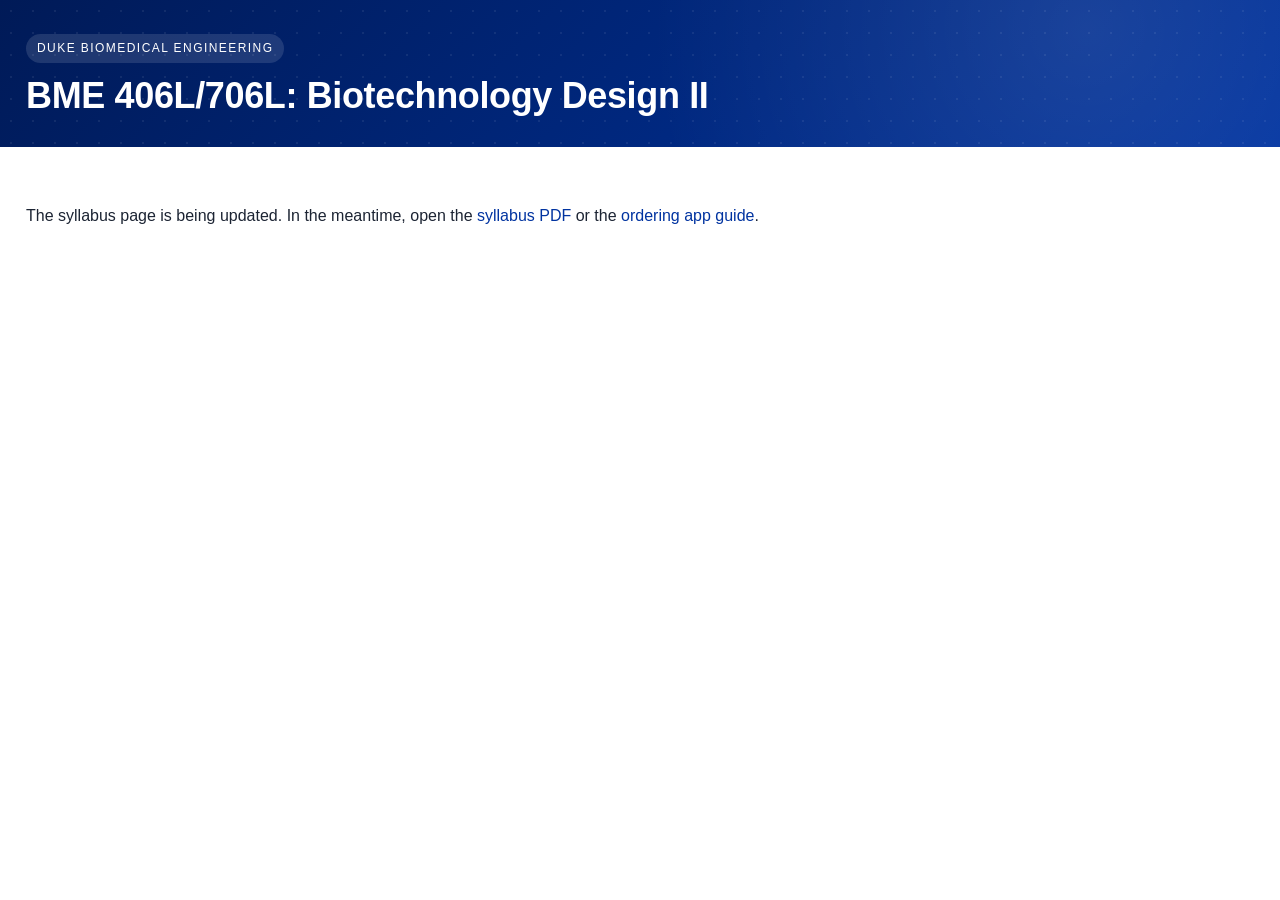
<file: index.html>
<!DOCTYPE html>
<html lang="en">
<head>
<meta charset="utf-8">
<meta name="viewport" content="width=device-width, initial-scale=1">
<title>BME 406 Syllabus</title>
<meta http-equiv="refresh" content="0; url=/syllabus/">
<link rel="canonical" href="/syllabus/">
<script>location.replace("/syllabus/" + location.hash);</script>
</head>
<body style="font-family: Arial, Helvetica, sans-serif; padding: 24px;">
<p>Going to the <a href="/syllabus/">BME 406 syllabus</a>. Looking for the <a href="/ordering/">ordering app guide</a>?</p>
</body>
</html>
</file>
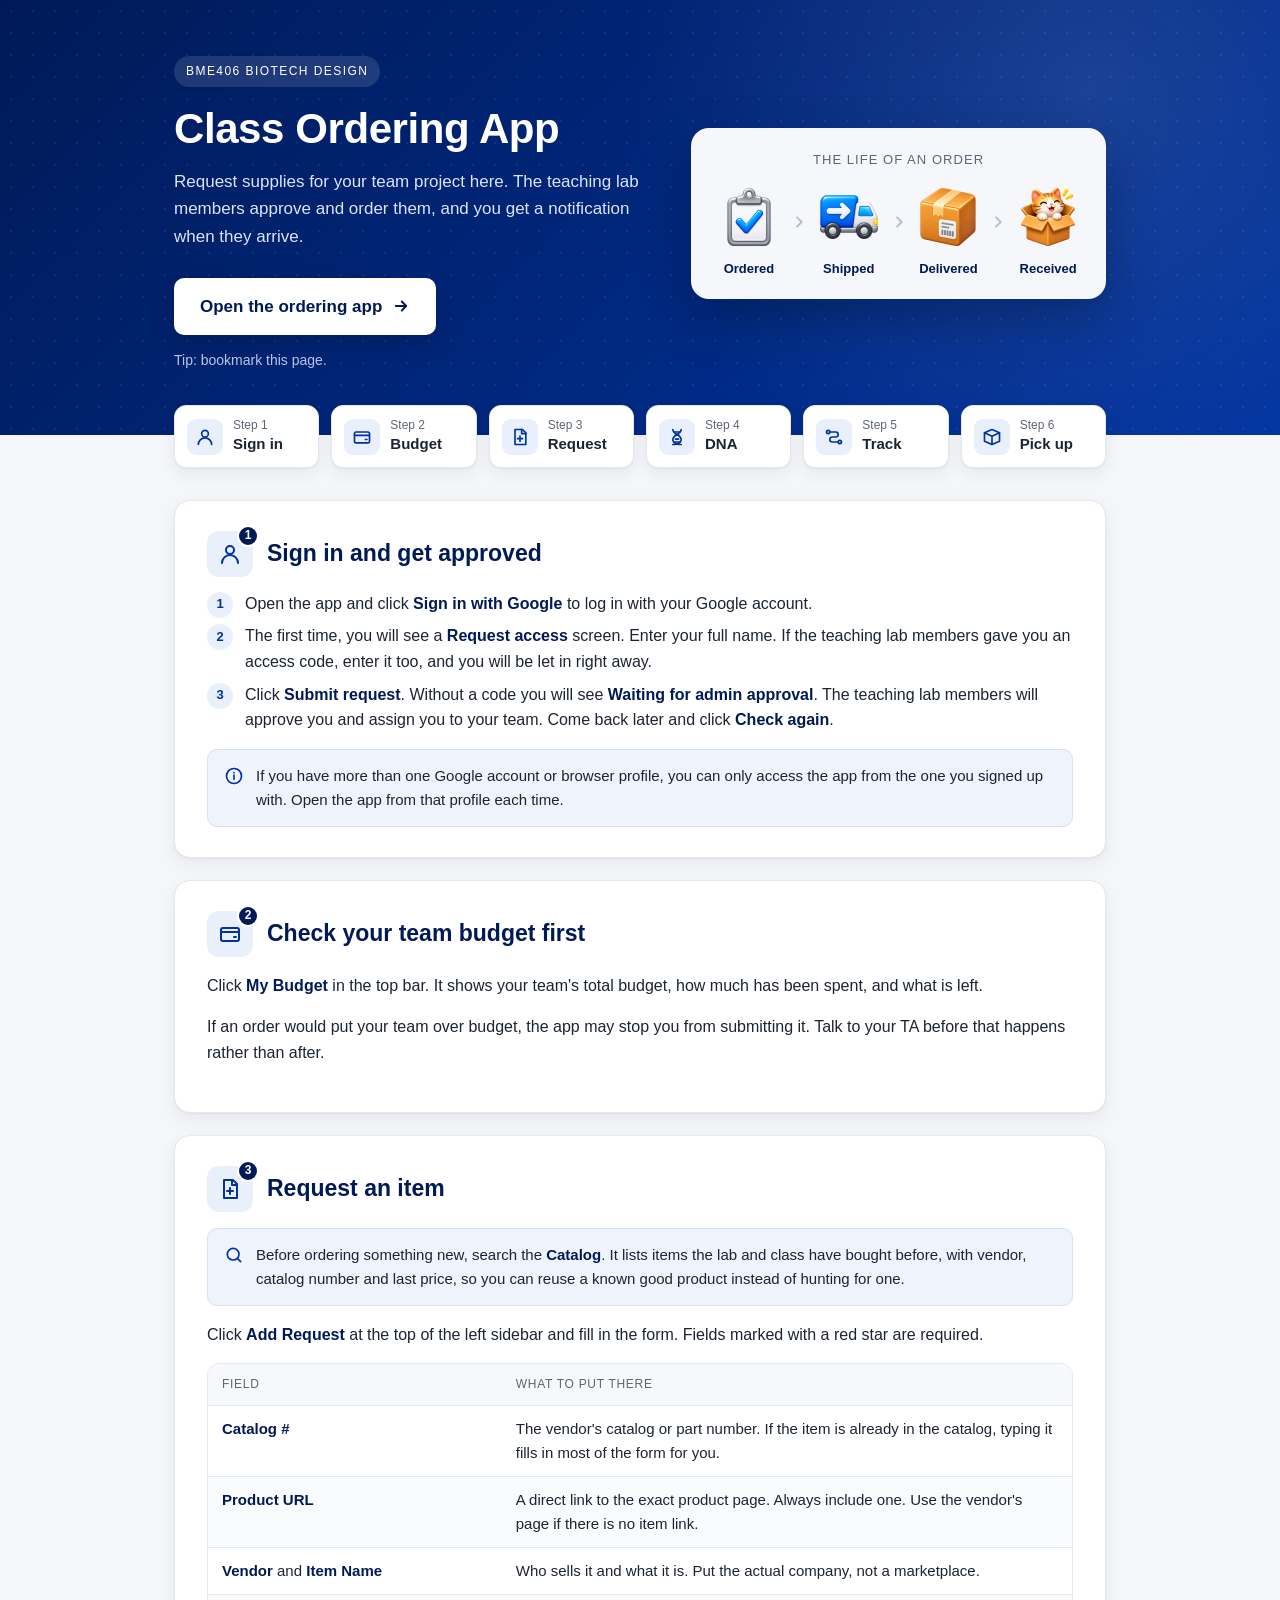
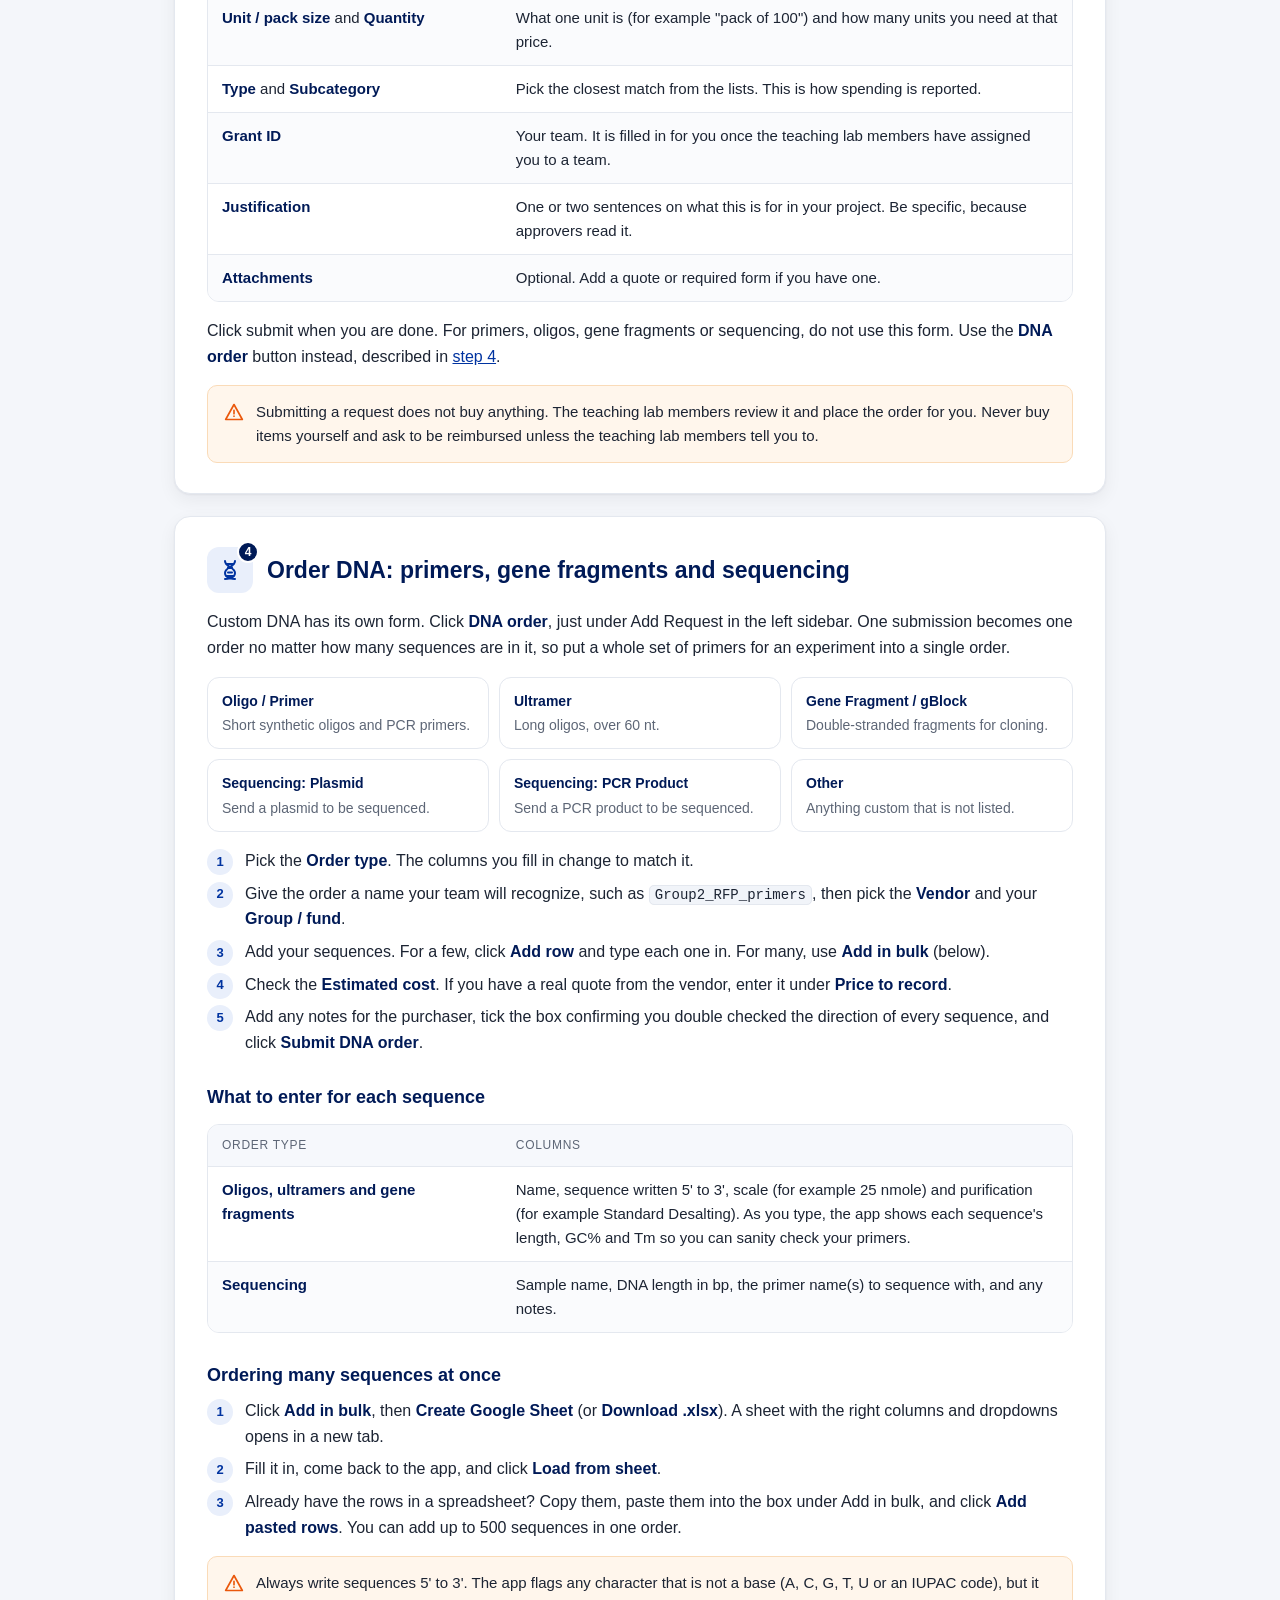
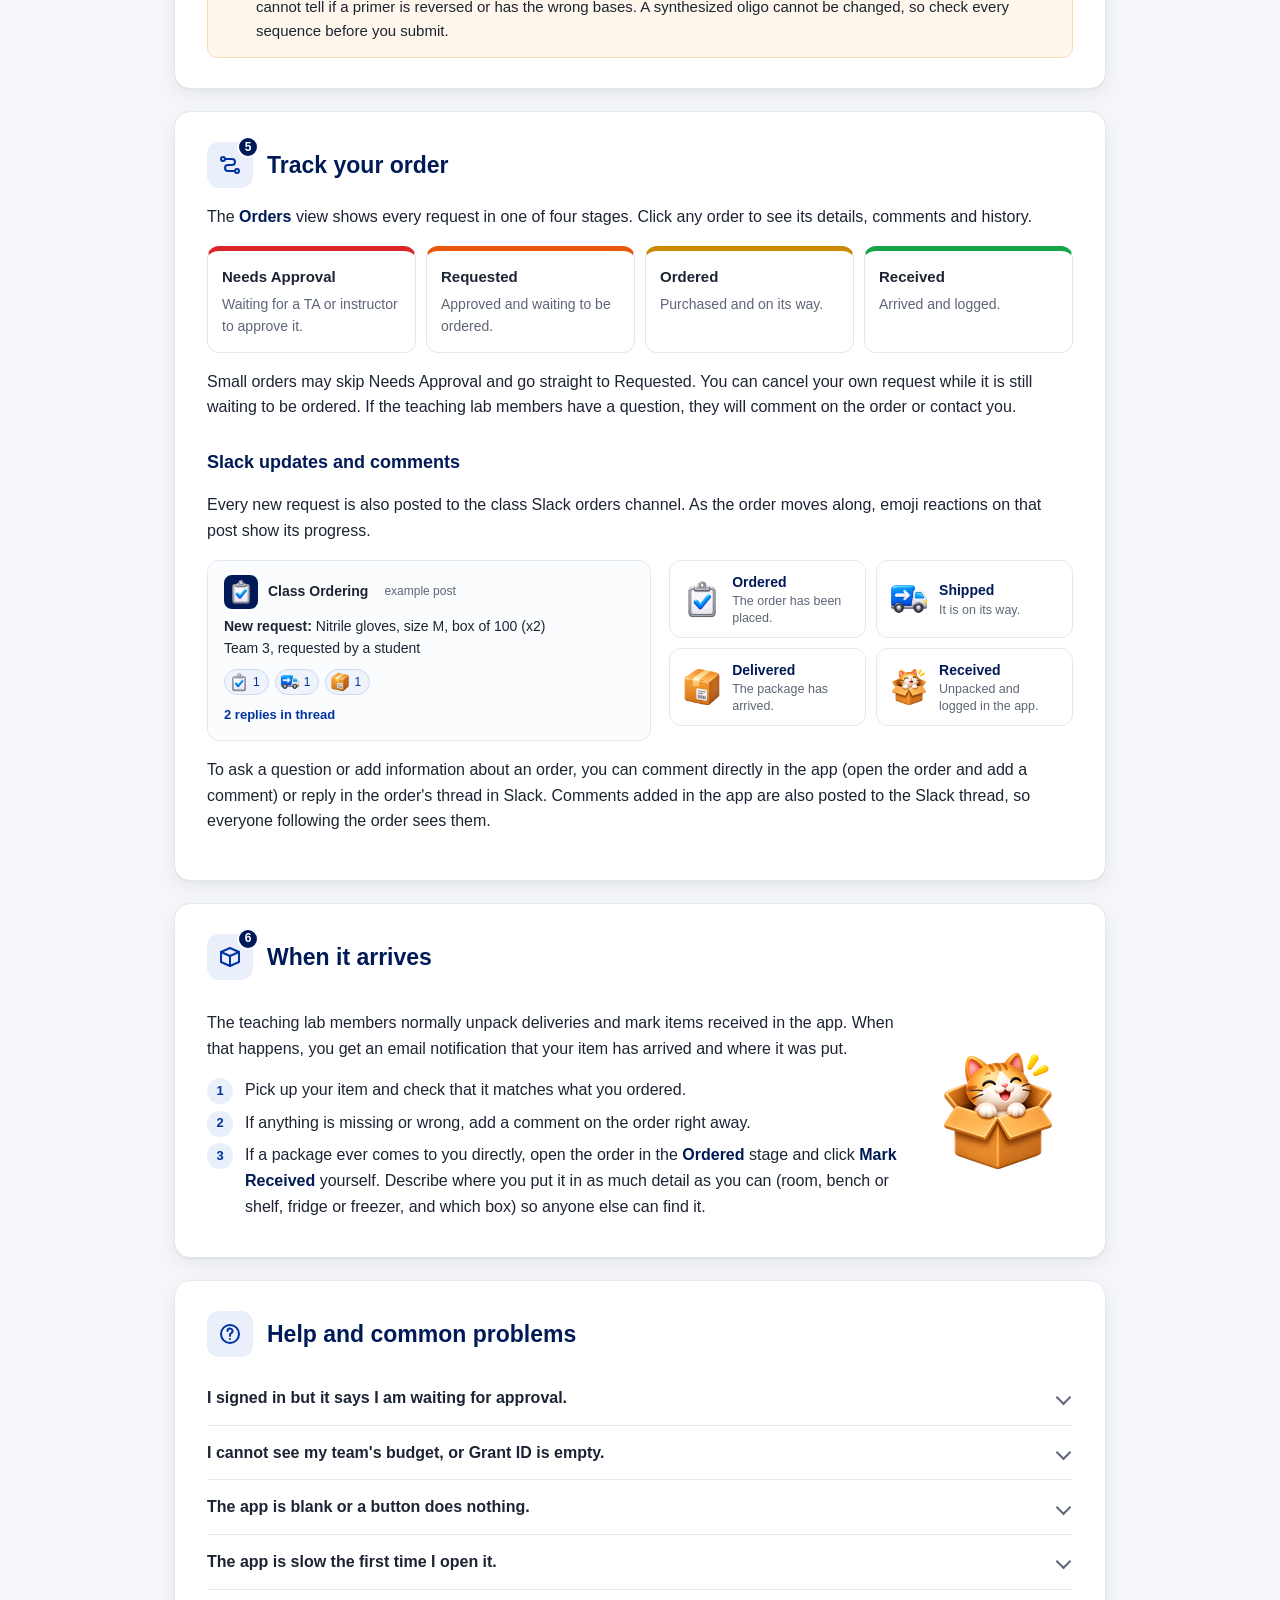
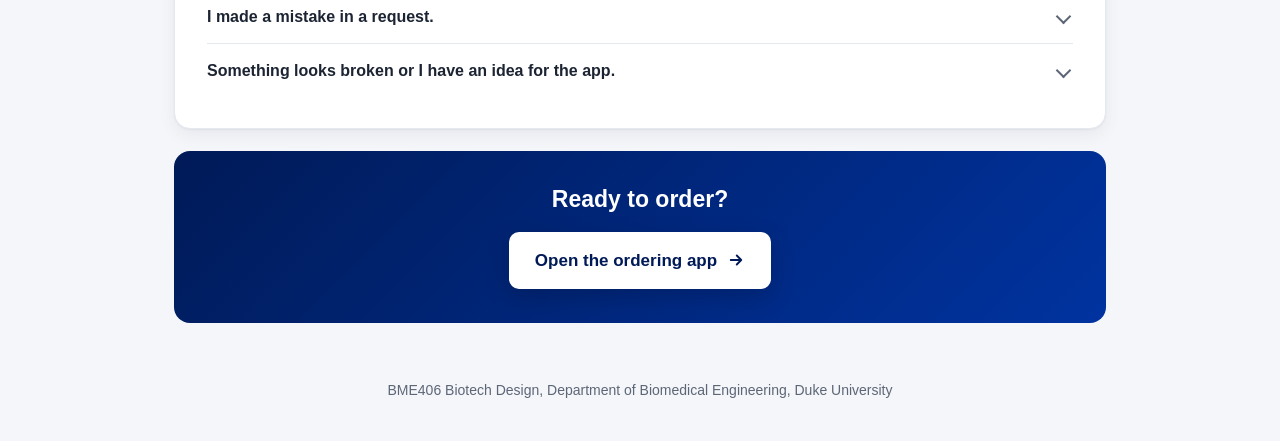
<file: ordering/index.html>
<!doctype html>
<html lang="en">
<head>
<meta charset="utf-8">
<meta name="viewport" content="width=device-width, initial-scale=1">
<title>BME406 Ordering App</title>
<meta name="description" content="How BME406 students request, track and receive orders in the class ordering app.">
<link rel="icon" href="/favicon.ico">
<style>
  :root {
    --navy: #001A57;
    --royal: #0033A0;
    --sky: #e9effb;
    --ink: #1c2433;
    --muted: #5d6676;
    --line: #e4e8ef;
    --bg: #f4f6fa;
    --card: #ffffff;
    --orange: #f59e2b;
    --red: #dc2626;
    --amber: #ea580c;
    --gold: #ca8a04;
    --green: #16a34a;
    --shadow: 0 1px 2px rgba(16, 24, 40, .05), 0 6px 18px rgba(16, 24, 40, .06);
  }
  * { box-sizing: border-box; }
  html { scroll-behavior: smooth; }
  body { margin: 0; font-family: Arial, Helvetica, sans-serif; color: var(--ink); background: var(--bg); line-height: 1.6; font-size: 16px; -webkit-font-smoothing: antialiased; }
  a { color: var(--royal); }
  img { display: block; }
  .wrap { max-width: 980px; margin: 0 auto; padding: 0 24px; }
  .ui { font-weight: bold; color: var(--navy); }

  /* Hero */
  header.hero {
    color: #fff;
    background:
      radial-gradient(circle at 85% 20%, rgba(255,255,255,.10) 0, rgba(255,255,255,0) 40%),
      radial-gradient(rgba(255,255,255,.07) 1px, transparent 1px) 0 0 / 22px 22px,
      linear-gradient(135deg, #001A57 0%, #0033A0 100%);
    padding: 56px 0 64px;
  }
  .hero-grid { display: grid; grid-template-columns: 1.15fr 1fr; gap: 40px; align-items: center; }
  .eyebrow { display: inline-block; font-size: 12px; letter-spacing: .12em; text-transform: uppercase; background: rgba(255,255,255,.12); padding: 6px 12px; border-radius: 999px; margin: 0 0 18px; }
  h1 { font-size: 42px; line-height: 1.12; margin: 0 0 16px; letter-spacing: -.01em; }
  .hero p.lead { margin: 0 0 28px; color: #dbe4f6; font-size: 17px; max-width: 520px; }
  .btn { display: inline-flex; align-items: center; gap: 10px; background: #fff; color: var(--navy); font-weight: bold; text-decoration: none; padding: 15px 26px; border-radius: 10px; font-size: 17px; box-shadow: 0 8px 24px rgba(0,0,0,.18); transition: transform .15s ease, box-shadow .15s ease; }
  .btn:hover { transform: translateY(-2px); box-shadow: 0 12px 28px rgba(0,0,0,.22); }
  .btn svg { width: 18px; height: 18px; }
  .btn-note { display: block; margin-top: 14px; font-size: 14px; color: #b8c6e6; }

  .journey { background: rgba(255,255,255,.96); color: var(--ink); border-radius: 18px; padding: 22px 20px 18px; box-shadow: 0 20px 50px rgba(0,0,0,.25); }
  .journey-title { font-size: 13px; color: var(--muted); text-transform: uppercase; letter-spacing: .08em; margin: 0 0 14px; text-align: center; }
  .journey-row { display: flex; align-items: center; justify-content: space-between; gap: 4px; }
  .jstep { flex: 1; text-align: center; }
  .jstep img { width: 64px; height: 64px; margin: 0 auto 6px; }
  .jstep span { font-size: 13px; font-weight: bold; color: var(--navy); }
  .jarrow { color: #b4bfd3; flex: none; width: 16px; height: 16px; margin-bottom: 22px; }
  .jstep.cat img { animation: hop 2.4s ease-in-out infinite; }
  @keyframes hop { 0%, 70%, 100% { transform: translateY(0); } 80% { transform: translateY(-7px); } 90% { transform: translateY(0); } }
  @media (prefers-reduced-motion: reduce) { .jstep.cat img { animation: none; } .btn { transition: none; } }

  /* Step overview */
  .overview { margin-top: -30px; position: relative; z-index: 2; }
  .steps { display: grid; grid-template-columns: repeat(6, 1fr); gap: 12px; }
  .step-card { display: flex; align-items: center; gap: 10px; background: var(--card); border: 1px solid var(--line); border-radius: 12px; padding: 12px; text-decoration: none; color: var(--ink); box-shadow: var(--shadow); transition: transform .15s ease, border-color .15s ease; }
  .step-card:hover { transform: translateY(-2px); border-color: #c7d3ea; }
  .step-card .ico { flex: none; width: 36px; height: 36px; border-radius: 9px; background: var(--sky); color: var(--royal); display: flex; align-items: center; justify-content: center; }
  .step-card .ico svg { width: 20px; height: 20px; }
  .step-card span { min-width: 0; line-height: 1.3; white-space: nowrap; }
  .step-card small { display: block; font-size: 12px; color: var(--muted); }
  .step-card b { font-size: 15px; }

  /* Sections */
  main.wrap { padding-top: 32px; padding-bottom: 56px; }
  section { background: var(--card); border: 1px solid var(--line); border-radius: 16px; padding: 30px 32px; margin-bottom: 22px; scroll-margin-top: 24px; box-shadow: var(--shadow); }
  .sec-head { display: flex; align-items: center; gap: 14px; margin-bottom: 14px; }
  .sec-head .ico { flex: none; width: 46px; height: 46px; border-radius: 12px; background: var(--sky); color: var(--royal); display: flex; align-items: center; justify-content: center; position: relative; }
  .sec-head .ico svg { width: 24px; height: 24px; }
  .sec-head .ico i { position: absolute; top: -6px; right: -6px; width: 22px; height: 22px; border-radius: 50%; background: var(--navy); color: #fff; font-style: normal; font-size: 12px; font-weight: bold; display: flex; align-items: center; justify-content: center; border: 2px solid #fff; }
  h2 { font-size: 23px; margin: 0; color: var(--navy); line-height: 1.25; }
  h3 { font-size: 18px; margin: 28px 0 8px; color: var(--navy); }
  ol, ul { padding-left: 22px; margin: 8px 0; }
  li { margin: 7px 0; }
  ol.nice { list-style: none; padding: 0; counter-reset: n; }
  ol.nice li { counter-increment: n; position: relative; padding-left: 38px; }
  ol.nice li::before { content: counter(n); position: absolute; left: 0; top: 1px; width: 26px; height: 26px; border-radius: 50%; background: var(--sky); color: var(--royal); font-weight: bold; font-size: 13px; display: flex; align-items: center; justify-content: center; }
  .tip, .warn { display: flex; gap: 12px; align-items: flex-start; padding: 14px 16px; border-radius: 10px; margin: 16px 0 0; font-size: 15px; }
  .tip { background: #eef3fc; border: 1px solid #d6e1f5; }
  .warn { background: #fff6ec; border: 1px solid #fadbb8; }
  .tip svg, .warn svg { flex: none; width: 20px; height: 20px; margin-top: 2px; }
  .tip svg { color: var(--royal); } .warn svg { color: var(--amber); }
  .split { display: grid; grid-template-columns: 1fr 150px; gap: 24px; align-items: center; }
  .split img { width: 128px; height: 128px; justify-self: center; }

  table { width: 100%; border-collapse: separate; border-spacing: 0; margin-top: 12px; font-size: 15px; border: 1px solid var(--line); border-radius: 12px; overflow: hidden; }
  th, td { text-align: left; padding: 11px 14px; border-bottom: 1px solid var(--line); vertical-align: top; }
  tr:last-child td { border-bottom: 0; }
  tbody tr:nth-child(even) td { background: #fafbfd; }
  th { background: #f6f8fc; color: var(--muted); font-weight: normal; font-size: 12px; text-transform: uppercase; letter-spacing: .06em; }
  td:first-child { width: 34%; }

  .pipe { display: grid; grid-template-columns: repeat(4, 1fr); gap: 10px; margin: 16px 0 8px; }
  .stage { border-radius: 12px; padding: 14px; background: #fff; border: 1px solid var(--line); border-top: 5px solid; font-size: 14px; color: var(--muted); }
  .stage b { display: block; font-size: 15px; margin-bottom: 4px; color: var(--ink); }
  .s1 { border-top-color: var(--red); } .s2 { border-top-color: var(--amber); } .s3 { border-top-color: var(--gold); } .s4 { border-top-color: var(--green); }

  .slack-demo { display: grid; grid-template-columns: 1.1fr 1fr; gap: 18px; margin-top: 14px; align-items: start; }
  .msg { border: 1px solid var(--line); border-radius: 12px; padding: 14px 16px; background: #fbfcfe; font-size: 14px; }
  .msg-top { display: flex; align-items: center; gap: 10px; margin-bottom: 6px; }
  .msg-top .av { width: 34px; height: 34px; border-radius: 8px; background: var(--navy); display: flex; align-items: center; justify-content: center; }
  .msg-top .av img { width: 26px; height: 26px; }
  .msg-top b { font-size: 14px; } .msg-top small { color: var(--muted); font-size: 12px; margin-left: 6px; }
  .msg p { margin: 0 0 10px; }
  .rx { display: flex; gap: 6px; flex-wrap: wrap; }
  .rx span { display: inline-flex; align-items: center; gap: 4px; border: 1px solid #cfdaf0; background: #eef3fc; border-radius: 999px; padding: 2px 8px 2px 4px; font-size: 12px; color: var(--royal); }
  .rx img { width: 20px; height: 20px; }
  .msg .thread { margin-top: 10px; font-size: 13px; color: var(--royal); font-weight: bold; }
  .legend { display: grid; grid-template-columns: 1fr 1fr; gap: 10px; }
  .legend div { display: flex; align-items: center; gap: 10px; border: 1px solid var(--line); border-radius: 12px; padding: 10px 12px; font-size: 14px; }
  .legend img { width: 40px; height: 40px; flex: none; }
  .legend b { display: block; color: var(--navy); font-size: 14px; }
  .legend small { color: var(--muted); font-size: 12.5px; line-height: 1.35; display: block; }

  .types { display: grid; grid-template-columns: repeat(3, 1fr); gap: 10px; margin: 14px 0 16px; }
  .types div { border: 1px solid var(--line); border-radius: 12px; padding: 12px 14px; font-size: 14px; color: var(--muted); }
  .types b { display: block; color: var(--navy); font-size: 14px; margin-bottom: 2px; }
  code { font-family: "Courier New", monospace; background: #f1f4f9; border: 1px solid var(--line); border-radius: 5px; padding: 1px 5px; font-size: 14px; }
  details { border-top: 1px solid var(--line); }
  details:first-of-type { border-top: 0; }
  summary { cursor: pointer; font-weight: bold; list-style: none; padding: 14px 0; display: flex; justify-content: space-between; gap: 16px; align-items: center; }
  summary::-webkit-details-marker { display: none; }
  summary::after { content: ""; flex: none; width: 9px; height: 9px; border-right: 2px solid var(--muted); border-bottom: 2px solid var(--muted); transform: rotate(45deg); margin-right: 4px; transition: transform .15s ease; }
  details[open] summary::after { transform: rotate(-135deg); }
  details p { margin: 0 0 14px; color: #3b4352; }

  .cta { text-align: center; background: linear-gradient(135deg, #001A57, #0033A0); color: #fff; border-radius: 16px; padding: 34px 24px; margin-top: 8px; }
  .cta h2 { color: #fff; margin-bottom: 18px; }
  footer { text-align: center; color: var(--muted); font-size: 14px; padding: 0 0 40px; }

  @media (max-width: 860px) {
    .hero-grid { grid-template-columns: 1fr; gap: 32px; }
    .steps { grid-template-columns: repeat(3, 1fr); }
    .slack-demo { grid-template-columns: 1fr; }
  }
  @media (max-width: 600px) {
    .wrap { padding: 0 16px; }
    header.hero { padding: 40px 0 56px; }
    h1 { font-size: 32px; }
    .steps { grid-template-columns: 1fr 1fr; }
    section { padding: 22px 18px; }
    .pipe, .legend { grid-template-columns: 1fr 1fr; }
    .types { grid-template-columns: 1fr 1fr; }
    .split { grid-template-columns: 1fr; }
    .split img { width: 96px; height: 96px; order: -1; }
    .jstep img { width: 48px; height: 48px; }
    .jstep span { font-size: 11px; }
    td:first-child { width: 40%; }
  }
</style>
</head>
<body>

<header class="hero">
  <div class="wrap hero-grid">
    <div>
      <p class="eyebrow">BME406 Biotech Design</p>
      <h1>Class Ordering App</h1>
      <p class="lead">Request supplies for your team project here. The teaching lab members approve and order them, and you get a notification when they arrive.</p>
      <a class="btn" href="/ordering-app/">Open the ordering app
        <svg viewBox="0 0 24 24" fill="none" stroke="currentColor" stroke-width="2.5" stroke-linecap="round" stroke-linejoin="round"><path d="M5 12h14M13 6l6 6-6 6"/></svg></a>
      <span class="btn-note">Tip: bookmark this page.</span>
    </div>
    <div class="journey" aria-label="How an order moves">
      <p class="journey-title">The life of an order</p>
      <div class="journey-row">
        <div class="jstep"><img src="img/ordered.png" alt="" width="64" height="64"><span>Ordered</span></div>
        <svg class="jarrow" viewBox="0 0 24 24" fill="none" stroke="currentColor" stroke-width="3" stroke-linecap="round" stroke-linejoin="round"><path d="M9 5l7 7-7 7"/></svg>
        <div class="jstep"><img src="img/shipped.png" alt="" width="64" height="64"><span>Shipped</span></div>
        <svg class="jarrow" viewBox="0 0 24 24" fill="none" stroke="currentColor" stroke-width="3" stroke-linecap="round" stroke-linejoin="round"><path d="M9 5l7 7-7 7"/></svg>
        <div class="jstep"><img src="img/delivered.png" alt="" width="64" height="64"><span>Delivered</span></div>
        <svg class="jarrow" viewBox="0 0 24 24" fill="none" stroke="currentColor" stroke-width="3" stroke-linecap="round" stroke-linejoin="round"><path d="M9 5l7 7-7 7"/></svg>
        <div class="jstep cat"><img src="img/received.png" alt="" width="64" height="64"><span>Received</span></div>
      </div>
    </div>
  </div>
</header>

<div class="wrap overview">
  <nav class="steps" aria-label="Steps">
    <a class="step-card" href="#signin"><div class="ico"><svg viewBox="0 0 24 24" fill="none" stroke="currentColor" stroke-width="2" stroke-linecap="round" stroke-linejoin="round"><circle cx="12" cy="8" r="4"/><path d="M4 21a8 8 0 0 1 16 0"/></svg></div><span><small>Step 1</small><b>Sign in</b></span></a>
    <a class="step-card" href="#budget"><div class="ico"><svg viewBox="0 0 24 24" fill="none" stroke="currentColor" stroke-width="2" stroke-linecap="round" stroke-linejoin="round"><rect x="3" y="6" width="18" height="13" rx="2"/><path d="M3 10h18M16 15h2"/></svg></div><span><small>Step 2</small><b>Budget</b></span></a>
    <a class="step-card" href="#request"><div class="ico"><svg viewBox="0 0 24 24" fill="none" stroke="currentColor" stroke-width="2" stroke-linecap="round" stroke-linejoin="round"><path d="M6 3h9l4 4v14H6z"/><path d="M14 3v5h5M12 11v6M9 14h6"/></svg></div><span><small>Step 3</small><b>Request</b></span></a>
    <a class="step-card" href="#dna"><div class="ico"><svg viewBox="0 0 24 24" fill="none" stroke="currentColor" stroke-width="2" stroke-linecap="round" stroke-linejoin="round"><path d="M7 3c0 6 10 6 10 12s-10 6-10 6M17 3c0 6-10 6-10 12s10 6 10 6"/><path d="M8.5 6h7M8.5 18h7M10 9.5h4M10 14.5h4"/></svg></div><span><small>Step 4</small><b>DNA</b></span></a>
    <a class="step-card" href="#track"><div class="ico"><svg viewBox="0 0 24 24" fill="none" stroke="currentColor" stroke-width="2" stroke-linecap="round" stroke-linejoin="round"><circle cx="5" cy="6" r="2"/><circle cx="19" cy="18" r="2"/><path d="M7 6h7a3 3 0 0 1 0 6H10a3 3 0 0 0 0 6h7"/></svg></div><span><small>Step 5</small><b>Track</b></span></a>
    <a class="step-card" href="#receive"><div class="ico"><svg viewBox="0 0 24 24" fill="none" stroke="currentColor" stroke-width="2" stroke-linecap="round" stroke-linejoin="round"><path d="M3 7l9-4 9 4v10l-9 4-9-4z"/><path d="M3 7l9 4 9-4M12 11v10"/></svg></div><span><small>Step 6</small><b>Pick up</b></span></a>
  </nav>
</div>

<main class="wrap">

  <section id="signin">
    <div class="sec-head"><div class="ico"><svg viewBox="0 0 24 24" fill="none" stroke="currentColor" stroke-width="2" stroke-linecap="round" stroke-linejoin="round"><circle cx="12" cy="8" r="4"/><path d="M4 21a8 8 0 0 1 16 0"/></svg><i>1</i></div><h2>Sign in and get approved</h2></div>
    <ol class="nice">
      <li>Open the app and click <span class="ui">Sign in with Google</span> to log in with your Google account.</li>
      <li>The first time, you will see a <span class="ui">Request access</span> screen. Enter your full name. If the teaching lab members gave you an access code, enter it too, and you will be let in right away.</li>
      <li>Click <span class="ui">Submit request</span>. Without a code you will see <span class="ui">Waiting for admin approval</span>. The teaching lab members will approve you and assign you to your team. Come back later and click <span class="ui">Check again</span>.</li>
    </ol>
    <div class="tip"><svg viewBox="0 0 24 24" fill="none" stroke="currentColor" stroke-width="2" stroke-linecap="round" stroke-linejoin="round"><circle cx="12" cy="12" r="9"/><path d="M12 11v5M12 8h.01"/></svg><div>If you have more than one Google account or browser profile, you can only access the app from the one you signed up with. Open the app from that profile each time.</div></div>
  </section>

  <section id="budget">
    <div class="sec-head"><div class="ico"><svg viewBox="0 0 24 24" fill="none" stroke="currentColor" stroke-width="2" stroke-linecap="round" stroke-linejoin="round"><rect x="3" y="6" width="18" height="13" rx="2"/><path d="M3 10h18M16 15h2"/></svg><i>2</i></div><h2>Check your team budget first</h2></div>
    <p>Click <span class="ui">My Budget</span> in the top bar. It shows your team's total budget, how much has been spent, and what is left.</p>
    <p>If an order would put your team over budget, the app may stop you from submitting it. Talk to your TA before that happens rather than after.</p>
  </section>

  <section id="request">
    <div class="sec-head"><div class="ico"><svg viewBox="0 0 24 24" fill="none" stroke="currentColor" stroke-width="2" stroke-linecap="round" stroke-linejoin="round"><path d="M6 3h9l4 4v14H6z"/><path d="M14 3v5h5M12 11v6M9 14h6"/></svg><i>3</i></div><h2>Request an item</h2></div>
    <div class="tip"><svg viewBox="0 0 24 24" fill="none" stroke="currentColor" stroke-width="2" stroke-linecap="round" stroke-linejoin="round"><circle cx="11" cy="11" r="7"/><path d="M20 20l-4-4"/></svg><div>Before ordering something new, search the <span class="ui">Catalog</span>. It lists items the lab and class have bought before, with vendor, catalog number and last price, so you can reuse a known good product instead of hunting for one.</div></div>
    <p>Click <span class="ui">Add Request</span> at the top of the left sidebar and fill in the form. Fields marked with a red star are required.</p>
    <table>
      <thead><tr><th>Field</th><th>What to put there</th></tr></thead>
      <tbody>
        <tr><td><span class="ui">Catalog #</span></td><td>The vendor's catalog or part number. If the item is already in the catalog, typing it fills in most of the form for you.</td></tr>
        <tr><td><span class="ui">Product URL</span></td><td>A direct link to the exact product page. Always include one. Use the vendor's page if there is no item link.</td></tr>
        <tr><td><span class="ui">Vendor</span> and <span class="ui">Item Name</span></td><td>Who sells it and what it is. Put the actual company, not a marketplace.</td></tr>
        <tr><td><span class="ui">Unit / pack size</span> and <span class="ui">Quantity</span></td><td>What one unit is (for example "pack of 100") and how many units you need at that price.</td></tr>
        <tr><td><span class="ui">Type</span> and <span class="ui">Subcategory</span></td><td>Pick the closest match from the lists. This is how spending is reported.</td></tr>
        <tr><td><span class="ui">Grant ID</span></td><td>Your team. It is filled in for you once the teaching lab members have assigned you to a team.</td></tr>
        <tr><td><span class="ui">Justification</span></td><td>One or two sentences on what this is for in your project. Be specific, because approvers read it.</td></tr>
        <tr><td><span class="ui">Attachments</span></td><td>Optional. Add a quote or required form if you have one.</td></tr>
      </tbody>
    </table>
    <p>Click submit when you are done. For primers, oligos, gene fragments or sequencing, do not use this form. Use the <span class="ui">DNA order</span> button instead, described in <a href="#dna">step 4</a>.</p>
    <div class="warn"><svg viewBox="0 0 24 24" fill="none" stroke="currentColor" stroke-width="2" stroke-linecap="round" stroke-linejoin="round"><path d="M12 3l10 18H2z"/><path d="M12 10v4M12 17h.01"/></svg><div>Submitting a request does not buy anything. The teaching lab members review it and place the order for you. Never buy items yourself and ask to be reimbursed unless the teaching lab members tell you to.</div></div>
  </section>

  <section id="dna">
    <div class="sec-head"><div class="ico"><svg viewBox="0 0 24 24" fill="none" stroke="currentColor" stroke-width="2" stroke-linecap="round" stroke-linejoin="round"><path d="M7 3c0 6 10 6 10 12s-10 6-10 6M17 3c0 6-10 6-10 12s10 6 10 6"/><path d="M8.5 6h7M8.5 18h7M10 9.5h4M10 14.5h4"/></svg><i>4</i></div><h2>Order DNA: primers, gene fragments and sequencing</h2></div>
    <p>Custom DNA has its own form. Click <span class="ui">DNA order</span>, just under Add Request in the left sidebar. One submission becomes one order no matter how many sequences are in it, so put a whole set of primers for an experiment into a single order.</p>
    <div class="types">
      <div><b>Oligo / Primer</b>Short synthetic oligos and PCR primers.</div>
      <div><b>Ultramer</b>Long oligos, over 60 nt.</div>
      <div><b>Gene Fragment / gBlock</b>Double-stranded fragments for cloning.</div>
      <div><b>Sequencing: Plasmid</b>Send a plasmid to be sequenced.</div>
      <div><b>Sequencing: PCR Product</b>Send a PCR product to be sequenced.</div>
      <div><b>Other</b>Anything custom that is not listed.</div>
    </div>
    <ol class="nice">
      <li>Pick the <span class="ui">Order type</span>. The columns you fill in change to match it.</li>
      <li>Give the order a name your team will recognize, such as <code>Group2_RFP_primers</code>, then pick the <span class="ui">Vendor</span> and your <span class="ui">Group / fund</span>.</li>
      <li>Add your sequences. For a few, click <span class="ui">Add row</span> and type each one in. For many, use <span class="ui">Add in bulk</span> (below).</li>
      <li>Check the <span class="ui">Estimated cost</span>. If you have a real quote from the vendor, enter it under <span class="ui">Price to record</span>.</li>
      <li>Add any notes for the purchaser, tick the box confirming you double checked the direction of every sequence, and click <span class="ui">Submit DNA order</span>.</li>
    </ol>

    <h3>What to enter for each sequence</h3>
    <table>
      <thead><tr><th>Order type</th><th>Columns</th></tr></thead>
      <tbody>
        <tr><td><span class="ui">Oligos, ultramers and gene fragments</span></td><td>Name, sequence written 5' to 3', scale (for example 25 nmole) and purification (for example Standard Desalting). As you type, the app shows each sequence's length, GC% and Tm so you can sanity check your primers.</td></tr>
        <tr><td><span class="ui">Sequencing</span></td><td>Sample name, DNA length in bp, the primer name(s) to sequence with, and any notes.</td></tr>
      </tbody>
    </table>

    <h3>Ordering many sequences at once</h3>
    <ol class="nice">
      <li>Click <span class="ui">Add in bulk</span>, then <span class="ui">Create Google Sheet</span> (or <span class="ui">Download .xlsx</span>). A sheet with the right columns and dropdowns opens in a new tab.</li>
      <li>Fill it in, come back to the app, and click <span class="ui">Load from sheet</span>.</li>
      <li>Already have the rows in a spreadsheet? Copy them, paste them into the box under Add in bulk, and click <span class="ui">Add pasted rows</span>. You can add up to 500 sequences in one order.</li>
    </ol>
    <div class="warn"><svg viewBox="0 0 24 24" fill="none" stroke="currentColor" stroke-width="2" stroke-linecap="round" stroke-linejoin="round"><path d="M12 3l10 18H2z"/><path d="M12 10v4M12 17h.01"/></svg><div>Always write sequences 5' to 3'. The app flags any character that is not a base (A, C, G, T, U or an IUPAC code), but it cannot tell if a primer is reversed or has the wrong bases. A synthesized oligo cannot be changed, so check every sequence before you submit.</div></div>
  </section>

  <section id="track">
    <div class="sec-head"><div class="ico"><svg viewBox="0 0 24 24" fill="none" stroke="currentColor" stroke-width="2" stroke-linecap="round" stroke-linejoin="round"><circle cx="5" cy="6" r="2"/><circle cx="19" cy="18" r="2"/><path d="M7 6h7a3 3 0 0 1 0 6H10a3 3 0 0 0 0 6h7"/></svg><i>5</i></div><h2>Track your order</h2></div>
    <p>The <span class="ui">Orders</span> view shows every request in one of four stages. Click any order to see its details, comments and history.</p>
    <div class="pipe">
      <div class="stage s1"><b>Needs Approval</b>Waiting for a TA or instructor to approve it.</div>
      <div class="stage s2"><b>Requested</b>Approved and waiting to be ordered.</div>
      <div class="stage s3"><b>Ordered</b>Purchased and on its way.</div>
      <div class="stage s4"><b>Received</b>Arrived and logged.</div>
    </div>
    <p>Small orders may skip Needs Approval and go straight to Requested. You can cancel your own request while it is still waiting to be ordered. If the teaching lab members have a question, they will comment on the order or contact you.</p>

    <h3>Slack updates and comments</h3>
    <p>Every new request is also posted to the class Slack orders channel. As the order moves along, emoji reactions on that post show its progress.</p>
    <div class="slack-demo">
      <div class="msg" aria-label="Example request post in the orders channel">
        <div class="msg-top"><div class="av"><img src="img/ordered.png" alt="" width="26" height="26"></div><b>Class Ordering</b><small>example post</small></div>
        <p><b>New request:</b> Nitrile gloves, size M, box of 100 (x2)<br>Team 3, requested by a student</p>
        <div class="rx">
          <span><img src="img/ordered.png" alt="" width="20" height="20">1</span>
          <span><img src="img/shipped.png" alt="" width="20" height="20">1</span>
          <span><img src="img/delivered.png" alt="" width="20" height="20">1</span>
        </div>
        <div class="thread">2 replies in thread</div>
      </div>
      <div class="legend">
        <div><img src="img/ordered.png" alt="" width="40" height="40"><span><b>Ordered</b><small>The order has been placed.</small></span></div>
        <div><img src="img/shipped.png" alt="" width="40" height="40"><span><b>Shipped</b><small>It is on its way.</small></span></div>
        <div><img src="img/delivered.png" alt="" width="40" height="40"><span><b>Delivered</b><small>The package has arrived.</small></span></div>
        <div><img src="img/received.png" alt="" width="40" height="40"><span><b>Received</b><small>Unpacked and logged in the app.</small></span></div>
      </div>
    </div>
    <p>To ask a question or add information about an order, you can comment directly in the app (open the order and add a comment) or reply in the order's thread in Slack. Comments added in the app are also posted to the Slack thread, so everyone following the order sees them.</p>
  </section>

  <section id="receive">
    <div class="sec-head"><div class="ico"><svg viewBox="0 0 24 24" fill="none" stroke="currentColor" stroke-width="2" stroke-linecap="round" stroke-linejoin="round"><path d="M3 7l9-4 9 4v10l-9 4-9-4z"/><path d="M3 7l9 4 9-4M12 11v10"/></svg><i>6</i></div><h2>When it arrives</h2></div>
    <div class="split">
      <div>
        <p>The teaching lab members normally unpack deliveries and mark items received in the app. When that happens, you get an email notification that your item has arrived and where it was put.</p>
        <ol class="nice">
          <li>Pick up your item and check that it matches what you ordered.</li>
          <li>If anything is missing or wrong, add a comment on the order right away.</li>
          <li>If a package ever comes to you directly, open the order in the <span class="ui">Ordered</span> stage and click <span class="ui">Mark Received</span> yourself. Describe where you put it in as much detail as you can (room, bench or shelf, fridge or freezer, and which box) so anyone else can find it.</li>
        </ol>
      </div>
      <img src="img/received.png" alt="A happy cat in an open delivery box" width="128" height="128">
    </div>
  </section>

  <section id="faq">
    <div class="sec-head"><div class="ico"><svg viewBox="0 0 24 24" fill="none" stroke="currentColor" stroke-width="2" stroke-linecap="round" stroke-linejoin="round"><circle cx="12" cy="12" r="9"/><path d="M9.5 9a2.5 2.5 0 1 1 3.5 2.3c-.6.3-1 .9-1 1.6V14M12 17h.01"/></svg></div><h2>Help and common problems</h2></div>
    <details>
      <summary>I signed in but it says I am waiting for approval.</summary>
      <p>The teaching lab members have not approved you yet. Give it some time, then click Check again. If it has been more than a day, message your TA.</p>
    </details>
    <details>
      <summary>I cannot see my team's budget, or Grant ID is empty.</summary>
      <p>You have not been assigned to a team yet. Ask your TA to add you to your team in the app.</p>
    </details>
    <details>
      <summary>The app is blank or a button does nothing.</summary>
      <p>Reload the page with Cmd+Shift+R on a Mac or Ctrl+Shift+R on Windows. If you are signed into several Google accounts in one browser, try a private or incognito window and sign in with only your class account.</p>
    </details>
    <details>
      <summary>The app is slow the first time I open it.</summary>
      <p>That is normal. The first load of the day can take several seconds while Google starts the app.</p>
    </details>
    <details>
      <summary>I made a mistake in a request.</summary>
      <p>If it has not been ordered yet, cancel it and submit a corrected one, or add a comment explaining the change. Once it has been ordered, comment on the order and tell your TA.</p>
    </details>
    <details>
      <summary>Something looks broken or I have an idea for the app.</summary>
      <p>Click <span class="ui">Feedback</span> in the top right corner of the app and describe what happened. Include what you clicked and what you expected.</p>
    </details>
  </section>

  <div class="cta">
    <h2>Ready to order?</h2>
    <a class="btn" href="/ordering-app/">Open the ordering app
      <svg viewBox="0 0 24 24" fill="none" stroke="currentColor" stroke-width="2.5" stroke-linecap="round" stroke-linejoin="round"><path d="M5 12h14M13 6l6 6-6 6"/></svg></a>
  </div>
</main>

<footer>BME406 Biotech Design, Department of Biomedical Engineering, Duke University</footer>

</body>
</html>
</file>
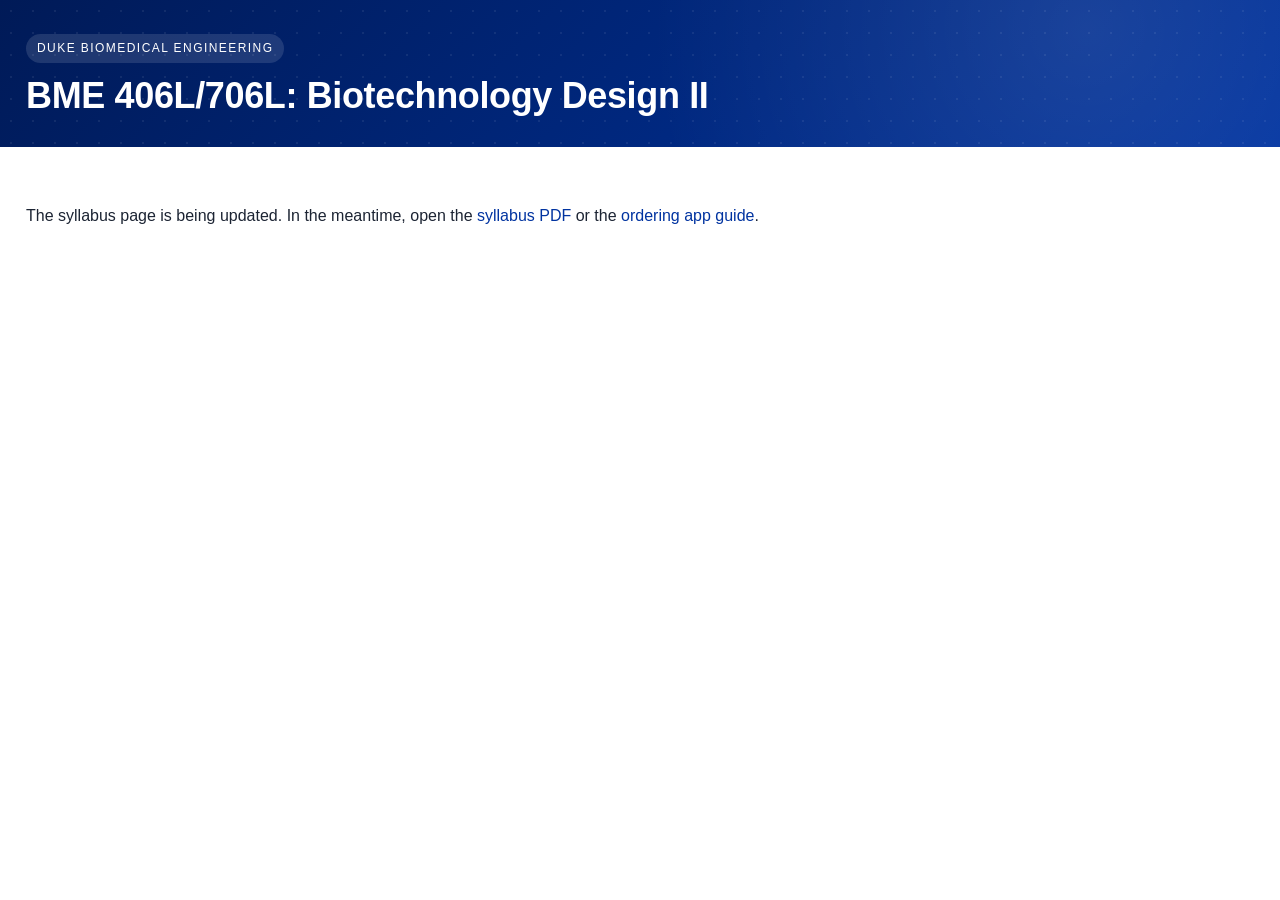
<file: syllabus/index.html>
<!DOCTYPE html>
<html lang="en">
<head>
<meta charset="utf-8">
<meta name="viewport" content="width=device-width, initial-scale=1">
<title>BME 406 Syllabus</title>
<meta name="robots" content="noindex, nofollow">
<link rel="stylesheet" href="/assets/css/syllabus.css">
</head>
<body>
<!-- Placeholder. The GitHub Action replaces this file with the page built from the syllabus doc on every run. -->
<header class="sy-head">
  <div class="wrap">
    <p class="sy-eyebrow">Duke Biomedical Engineering</p>
    <h1>BME 406L/706L: Biotechnology Design II</h1>
  </div>
</header>
<main class="wrap hb-wrap">
  <p>The syllabus page is being updated. In the meantime, open the <a href="https://docs.google.com/document/d/16YwbUC_vxF-wXNH2CB64cXvJsggbE5OYP4J6Eio0oiw/export?format=pdf">syllabus PDF</a> or the <a href="/ordering/">ordering app guide</a>.</p>
</main>
</body>
</html>
</file>
<file: assets/css/syllabus.css>
/* BME 406 syllabus and lectures pages (/syllabus/, /syllabus/lectures/).
   Built by scripts/sync_syllabus.py. The document rules (everything from
   "Lab handbook: live synced page" down) are copied from the Chory Lab site
   (public/assets/css/style.css) so the page behaves like chorylab.com/bme590.
   Colours and type are switched to the BME 406 site: Duke navy, Arial. */
:root {
  --navy: #001A57;              /* Duke navy */
  --blue: #0033A0;              /* Duke royal */
  --blue-light: #a9c1ee;        /* links on dark */
  --navy-900: #00123d;          /* footnote popups */
  --ink: #1c2433;
  --muted: #4b5466;
  --line: #e4e8ef;
  --bg: #ffffff;
  --bg-soft: #f4f6fa;
  --bg-tint: #f8fafd;

  --font-display: Arial, Helvetica, sans-serif;
  --font-body: Arial, Helvetica, sans-serif;

  --fs-micro: 11px;
  --fs--2: 12.5px;
  --fs--1: 13.5px;
  --fs-0: 15px;
  --fs-1: 16px;
  --fs-2: 18px;
  --fs-3: 21px;
  --fs-4: clamp(21px, 2.3vw, 26px);

  --fw-book: 400;
  --fw-med: 600;
  --fw-semi: 700;
  --tr-snug: -.01em;
  --tr-caps: .12em;

  --gutter: 24px;
  --band: 64px;
  --ease: cubic-bezier(.22, .61, .36, 1);
}
* { box-sizing: border-box; }
html { scroll-behavior: smooth; -webkit-text-size-adjust: 100%; }
body {
  margin: 0; background: var(--bg); color: var(--ink);
  font-family: var(--font-body); font-size: var(--fs-1); line-height: 1.6;
  -webkit-font-smoothing: antialiased; overflow-x: hidden;
}
a { color: var(--blue); text-decoration: none; }   /* prose links are underlined by .hb-content a */
.wrap { max-width: 1276px; margin: 0 auto; padding: 0 var(--gutter); }
@media (max-width: 640px) { :root { --gutter: 16px; } }

/* Header band, same gradient as the ordering guide hero */
.sy-head {
  color: #fff; padding: 34px 0 30px;
  background:
    radial-gradient(circle at 85% 20%, rgba(255,255,255,.10) 0, rgba(255,255,255,0) 40%),
    radial-gradient(rgba(255,255,255,.07) 1px, transparent 1px) 0 0 / 22px 22px,
    linear-gradient(135deg, #001A57 0%, #0033A0 100%);
}
.sy-eyebrow {
  display: inline-block; margin: 0 0 12px; padding: 5px 11px; border-radius: 999px;
  background: rgba(255,255,255,.12); font-size: 12px; letter-spacing: .12em; text-transform: uppercase;
}
.sy-head h1 { margin: 0; font-size: clamp(25px, 3.2vw, 36px); line-height: 1.15; letter-spacing: -.01em; }
.sy-lead { margin: 8px 0 0; color: #dbe4f6; font-size: var(--fs-0); max-width: 640px; }
@media (max-width: 820px) {
  .sy-head { padding: 24px 0 22px; }
  .sy-lead { display: none; }
}
.hb-bar .wrap { max-width: 1276px; }
.hb-bar-links a, .hb-bar-links button { line-height: 1.4; text-decoration: none; }
.hb-collapse-all {
  font-family: var(--font-body); font-size: var(--fs--1); font-weight: var(--fw-med);
  letter-spacing: .03em; color: #fff; padding: 6px 14px;
  border: 1px solid rgba(255,255,255,.28); background: none; cursor: pointer;
}
.hb-collapse-all:hover { background: var(--blue); border-color: var(--blue); }
@media (max-width: 820px) { .hb-collapse-all { padding: 5px 9px; font-size: var(--fs--2); } }

.sy-foot { border-top: 1px solid var(--line); background: var(--bg-soft); color: var(--muted); font-size: var(--fs--1); }
.sy-foot .wrap { display: flex; flex-wrap: wrap; justify-content: space-between; gap: 8px 24px; padding-top: 20px; padding-bottom: 20px; }

/* ===================== Lab handbook: live synced page ==============
   The handbook is generated from the live Google Doc into a navigable page:
   a sticky sidebar table of contents (scroll-spy) beside clean prose. A slim
   bar above carries the contents toggle (mobile) and PDF fallbacks. */
.hb-bar {
  position: sticky; top: 0; z-index: 30;
  background: var(--navy); color: #fff;
}
.hb-bar .wrap {
  display: flex; flex-wrap: nowrap; align-items: center; justify-content: space-between;
  gap: 12px; height: 46px;
}
@media (max-width: 820px) {
  /* The bar carries a title and four controls that need 430px of row; at
     390px they were spilling out of a 42px fixed-height bar and over the nav.
     The title goes (the page heading right above says the same thing) and the
     controls are tightened so the sticky bar stays one shallow row. The
     sticky offset also has to match the shorter mobile header. */
  .hb-bar .wrap {
    flex-wrap: wrap; height: auto; row-gap: 7px; gap: 7px;
    padding-top: 8px; padding-bottom: 8px; justify-content: flex-start;
  }
  .hb-bar-label { display: none; }
  .hb-bar-links { gap: 7px; }
  .hb-bar-links a, .hb-toc-toggle { padding: 5px 9px; font-size: var(--fs--2); }
}
.hb-bar-label {
  font-family: var(--font-display); font-size: var(--fs-0); font-weight: var(--fw-med);
}
.hb-bar-links { display: flex; flex-wrap: wrap; align-items: center; gap: 8px; }
.hb-bar-links a, .hb-toc-toggle {
  font-family: var(--font-body); font-size: var(--fs--1); font-weight: var(--fw-med);
  letter-spacing: .03em; color: #fff; padding: 6px 14px;
  border: 1px solid rgba(255,255,255,.28); background: none; cursor: pointer;
  transition: background .22s var(--ease), border-color .22s var(--ease);
}
.hb-bar-links a:hover, .hb-toc-toggle:hover { background: var(--blue); border-color: var(--blue); text-decoration: none; }
.hb-toc-toggle { display: none; }          /* only shown on narrow screens */

.hb-wrap { padding: 40px var(--gutter) var(--band); max-width: 1276px; }
.hb-layout { display: grid; grid-template-columns: 256px minmax(0, 1fr); gap: 56px; align-items: start; }

/* Sidebar contents: sticky, independently scrollable, scroll-spy highlight */
.hb-toc {
  position: sticky; top: 70px; align-self: start;
  max-height: calc(100vh - 90px); overflow-y: auto; overscroll-behavior: contain;
  padding-right: 10px;
}
.hb-toc .toc-list, .hb-toc .toc-sub { list-style: none; margin: 0; padding: 0; }
.hb-toc .toc-list { border-left: 1px solid var(--line); }
.hb-toc a {
  display: block; padding: 5px 0 5px 16px; margin-left: -1px;
  border-left: 2px solid transparent; color: var(--muted);
  font-size: var(--fs--1); line-height: 1.4; transition: color .18s var(--ease), border-color .18s var(--ease);
}
.hb-toc a:hover { color: var(--navy); text-decoration: none; }
.hb-toc a.active { color: var(--blue); border-left-color: var(--blue); }

/* Top-section row: caret + link. Children (toc-sub) collapse until the section
   is expanded (by caret click or scroll-spy on the active section). */
.hb-toc .toc-sec-head { display: flex; align-items: flex-start; }
.hb-toc .toc-l1 { flex: 1; color: var(--navy); font-weight: var(--fw-med); margin-top: 4px; padding-left: 6px; }
.hb-toc .toc-caret {
  flex: 0 0 auto; width: 18px; height: 26px; margin-top: 4px; padding: 0;
  background: none; border: 0; cursor: pointer; color: var(--muted);
  position: relative;
}
.hb-toc .toc-caret::before {
  content: ""; position: absolute; left: 5px; top: 10px;
  border-left: 4px solid currentColor; border-top: 3px solid transparent; border-bottom: 3px solid transparent;
  transition: transform .18s var(--ease); transform-origin: 2px 3px;
}
.hb-toc .toc-caret[aria-expanded="true"]::before { transform: rotate(90deg); }
.hb-toc .toc-caret-none { flex: 0 0 auto; width: 18px; }
.hb-toc .toc-sub { display: none; }
.hb-toc .toc-sec.open > .toc-sub { display: block; }
.hb-toc .toc-l2 { padding-left: 30px; }

/* Content column: clean, readable prose */
.hb-content { max-width: 880px; font-size: var(--fs-1); color: var(--ink); }

/* Collapsible top sections. Each doc H1 section folds via <details>; the H2
   sits in the summary with a caret, and the section divider is the details
   border so it does not double up with the heading's own rule. */
.hb-sec { border-top: 2px solid var(--navy); }
.hb-sec:first-of-type { border-top: 0; }
.hb-sec-summary {
  list-style: none; cursor: pointer; display: flex; align-items: center; gap: 12px;
  padding: 18px 0 2px;
}
.hb-sec-summary::-webkit-details-marker { display: none; }
.hb-sec-summary h2 {
  border-top: 0; margin: 0; padding-top: 0; flex: 1;
  font-family: var(--font-display); font-size: var(--fs-4); font-weight: var(--fw-med);
  color: var(--navy); letter-spacing: var(--tr-snug); line-height: 1.2;
  scroll-margin-top: 70px;
}
.hb-sec-summary::after {
  content: ""; flex: 0 0 auto; margin-top: 4px;
  border-left: 6px solid var(--muted); border-top: 5px solid transparent; border-bottom: 5px solid transparent;
  transition: transform .2s var(--ease);
}
.hb-sec[open] > .hb-sec-summary::after { transform: rotate(90deg); }
.hb-sec-summary:hover h2 { color: var(--blue); }
.hb-sec-body { padding: 6px 0 26px; }

.hb-content h2 {
  font-family: var(--font-display); font-size: var(--fs-4); font-weight: var(--fw-med);
  color: var(--navy); letter-spacing: var(--tr-snug); line-height: 1.2;
  margin: 46px 0 14px; padding-top: 16px; border-top: 2px solid var(--navy);
  scroll-margin-top: 70px;
}
.hb-content > h2:first-child { margin-top: 0; }
/* The section heading lives inside <summary>, where the divider is already
   drawn by .hb-sec's own border-top. Without this the rule above repaints it
   and every section break shows two navy lines. */
.hb-content .hb-sec-summary h2 { border-top: 0; padding-top: 0; margin-top: 0; }
/* Heading ladder. h3 and h4 were 24px and 20px of the same display face in
   near-identical colours, so a sub-heading read as a peer of its parent. Each
   level now differs on three axes at once (rule, typeface, size) rather than
   on size alone: h2 sits on a 2px navy rule, h3 on a hairline in the display
   face, h4 is the body face at body size, h5 is smaller and grey. Longest h4
   in the handbook runs to 80 characters, so no all-caps treatment here. */
.hb-content h3 {
  font-family: var(--font-display); font-size: var(--fs-3); font-weight: var(--fw-med);
  color: var(--navy); letter-spacing: var(--tr-snug);
  margin: 48px 0 12px; padding-top: 15px; border-top: 1px solid var(--line);
  scroll-margin-top: 70px;
}
.hb-content h4 {
  font-family: var(--font-body); font-size: var(--fs-2); font-weight: var(--fw-semi);
  color: var(--navy); letter-spacing: 0; line-height: 1.4;
  margin: 44px 0 12px; padding-bottom: 7px; border-bottom: 1px solid var(--line);
  scroll-margin-top: 70px;
}
/* h5 was small grey caps and disappeared into the text around it (Emma, Oct
   2026). It is now navy body-size text on a blue left bar. */
.hb-content h5, .hb-content h6 {
  font-family: var(--font-body); font-size: var(--fs-1); font-weight: var(--fw-semi);
  letter-spacing: 0; color: var(--navy); line-height: 1.4;
  margin: 30px 0 8px; padding-left: 11px; border-left: 3px solid var(--blue);
  scroll-margin-top: 70px;
}
/* A heading straight after its parent should not carry the full gap */
.hb-content h2 + h3, .hb-content h3 + h4, .hb-content h4 + h5 { margin-top: 18px; }
.hb-content h2 + h3 { padding-top: 0; border-top: 0; }
.hb-content p { margin: 0 0 16px; line-height: 1.7; color: var(--muted); }
.hb-content p.hb-runin { margin-top: 24px; }   /* "For each receipt:" style steps, set by sync_handbook.py */
/* Links: always underlined (no hover toggle that repaints), and lifted above
   any highlight-span background so the whole run is one stable click target,
   which stops the cursor flickering on hover. */
.hb-content a {
  color: var(--blue); overflow-wrap: break-word;
  text-decoration: underline; text-decoration-thickness: 1px; text-underline-offset: 2px;
  position: relative; z-index: 1;
}
.hb-content a:hover { color: var(--navy); }
/* A highlighted run that IS a link should not paint its background over the
   link's hit area unevenly. */
.hb-content [class*="hb-hl-"] > a { background: transparent; }
/* Pull quotes and their attribution, centered. */
.hb-content .hb-quote { text-align: center; }
.hb-content .hb-quote-cite { text-align: center; }
.hb-content strong { color: var(--ink); font-weight: 600; }
.hb-content ul, .hb-content ol { margin: 0 0 18px; padding-left: 22px; }
.hb-content li { margin: 0 0 7px; line-height: 1.65; color: var(--muted); }
.hb-content li > ul, .hb-content li > ol { margin: 8px 0 4px; }
/* Sub-bullets. The Google export does not nest its <ul>s: a sub-list is a
   sibling list and the depth is carried in the item's margin-left, so
   sync_handbook.py reads that and tags the item with its level. Without these
   every sub-point sat at the same indent as its parent and read as a peer. */
.hb-content li.hb-lvl-1 { margin-left: 26px; }
.hb-content li.hb-lvl-2 { margin-left: 52px; }
.hb-content li.hb-lvl-3 { margin-left: 78px; }
.hb-content li.hb-lvl-4 { margin-left: 104px; }
.hb-content li.hb-lvl-1::marker { content: "\25E6  "; }   /* hollow bullet */
.hb-content li.hb-lvl-2::marker,
.hb-content li.hb-lvl-3::marker,
.hb-content li.hb-lvl-4::marker { content: "\25AA  "; }   /* small square */
@media (max-width: 640px) {
  .hb-content li.hb-lvl-1 { margin-left: 14px; }
  .hb-content li.hb-lvl-2 { margin-left: 28px; }
  .hb-content li.hb-lvl-3 { margin-left: 42px; }
  .hb-content li.hb-lvl-4 { margin-left: 56px; }
}
.hb-figure { margin: 22px 0; }
.hb-content img { max-width: 100%; height: auto; }   /* also caps images inline in paragraphs */
.hb-table { overflow-x: auto; margin: 0 0 22px; }
.hb-table table { border-collapse: collapse; width: 100%; font-size: var(--fs-0); }
.hb-table td, .hb-table th {
  border: 1px solid var(--line); padding: 9px 12px; text-align: left; vertical-align: top;
  color: var(--muted);
}
.hb-table th { background: var(--bg-soft); color: var(--ink); font-weight: 600; }


/* Footnotes. The definitions used to sit in a Notes list at the foot of the
   page, so reading one meant losing your place. sync_handbook.py now inlines
   the text into the marker and this shows it on hover. tabindex + :focus-within
   means keyboard and touch get it too, not just a mouse, and the print rule
   puts the text back in the flow so a printed handbook still carries it. */
.hb-content .hb-fn { position: relative; display: inline; cursor: help; }
.hb-content .hb-fn-mark {
  color: var(--blue); font-weight: var(--fw-semi); font-size: .72em;
  padding: 0 1px 0 2px; vertical-align: super; line-height: 0;
  border-bottom: 1px dotted var(--blue);
}
.hb-content .hb-fn:hover .hb-fn-mark,
.hb-content .hb-fn:focus-visible .hb-fn-mark { color: var(--navy); }
.hb-content .hb-fn-pop {
  position: absolute; z-index: 30; left: 50%; transform: translateX(-50%);
  top: calc(100% + 9px); width: max-content; max-width: min(380px, 78vw);
  background: var(--navy-900); color: #dbe5f2; text-align: left;
  font-size: var(--fs--1); font-weight: var(--fw-book); line-height: 1.6;
  padding: 13px 16px; box-shadow: 0 10px 30px rgba(8, 15, 33, .3);
  opacity: 0; visibility: hidden; transition: opacity .14s var(--ease);
}
.hb-content .hb-fn:hover .hb-fn-pop,
.hb-content .hb-fn:focus .hb-fn-pop,
.hb-content .hb-fn:focus-within .hb-fn-pop { opacity: 1; visibility: visible; }
.hb-content .hb-fn-pop .hb-fn-num {
  display: inline-block; margin-right: 8px; color: var(--blue-light);
  font-weight: var(--fw-semi);
}
.hb-content .hb-fn-pop a { color: var(--blue-light); }
.hb-content .hb-fn-pop a:hover { color: #fff; }
.hb-content .hb-fn-pop span { color: inherit; }   /* doc colours would vanish on navy */
@media (max-width: 640px) {
  /* Centred on a narrow screen a popup anchored to the marker falls off the
     edge, so pin it to the viewport instead. */
  .hb-content .hb-fn-pop {
    position: fixed; left: 12px; right: 12px; bottom: 12px; top: auto;
    transform: none; width: auto; max-width: none;
  }
}
@media print {
  .hb-content .hb-fn-pop {
    position: static; opacity: 1; visibility: visible; display: block;
    background: none; color: #000; box-shadow: none; padding: 4px 0 4px 14px;
    max-width: none; width: auto; transform: none; font-style: italic;
  }
}
.hb-content sup { font-size: .72em; line-height: 0; }
.hb-content sup a { font-weight: var(--fw-med); }

/* Inline formatting carried over from the doc, collapsed to a consistent set of
   site-aligned buckets (see color_bucket / hl_bucket in sync_handbook.py). */
.hb-content .hb-b { font-weight: 600; color: var(--ink); }
.hb-content .hb-i { font-style: italic; }
.hb-content .hb-u { text-decoration: underline; text-underline-offset: 2px; }
.hb-content .hb-c-red   { color: #c0392b; }
.hb-content .hb-c-blue  { color: var(--blue); }
.hb-content .hb-c-green { color: #1e7a52; }
.hb-content .hb-c-amber { color: #b26a00; }
.hb-content .hb-c-ink   { color: var(--ink); }
.hb-content .hb-c-muted { color: var(--muted); }
.hb-content .hb-hl-yellow { background: #fff3bf; padding: .05em .18em; border-radius: 2px; }
.hb-content .hb-hl-blue   { background: #e2edfb; padding: .05em .18em; border-radius: 2px; }
.hb-content .hb-hl-green  { background: #e4f5ea; padding: .05em .18em; border-radius: 2px; }
.hb-content .hb-hl-grey   { background: var(--bg-soft); padding: .05em .18em; border-radius: 2px; }
/* a bolded coloured run keeps its colour, not the default ink of .hb-b */
.hb-content .hb-b.hb-c-red { color: #c0392b; }
.hb-content .hb-b.hb-c-blue { color: var(--blue); }
.hb-content .hb-b.hb-c-green { color: #1e7a52; }
.hb-content .hb-b.hb-c-amber { color: #b26a00; }


@media (max-width: 900px) {
  .hb-toc-toggle { display: inline-block; }
  /* minmax(0,...), not 1fr: a plain 1fr cannot shrink below the widest
     item's min-content, which pushed the whole page 115px wider than the
     phone viewport and let the handbook scroll sideways. */
  .hb-layout { grid-template-columns: minmax(0, 1fr); gap: 0; }
  /* Phones: the contents are a drawer that slides in over the page from
     wherever the reader is. It used to open in the page flow at the very top,
     so from the middle of the handbook "Contents" seemed to do nothing until
     you scrolled all the way back up. A floating button (made by site.js)
     opens it with a thumb; tapping a section, Close, the dimmed page or
     Escape shuts it. ".hb-layout >" outranks portal.css, which sets a sticky
     top on .hb-toc that would otherwise push the drawer down. */
  .hb-layout > .hb-toc {
    position: fixed; top: 0; bottom: 0; left: 0; z-index: 1000;
    align-self: stretch;                   /* "start" from the sidebar shrank it to its content */
    width: min(86vw, 340px); max-height: none; margin: 0;
    padding: 0 16px 40px; background: #fff;
    overflow-y: auto; overscroll-behavior: contain;
    box-shadow: 0 0 28px rgba(9, 14, 30, .2);
    transform: translateX(-105%); visibility: hidden;
    transition: transform .2s var(--ease), visibility 0s linear .2s;
  }
  body.hb-toc-open .hb-layout > .hb-toc {
    transform: none; visibility: visible; transition: transform .2s var(--ease);
  }
  body.hb-toc-open { overflow: hidden; }   /* the page behind stays put */
  body.hb-toc-open::after {
    content: ""; position: fixed; inset: 0; z-index: 999; background: rgba(9, 14, 30, .38);
  }
  .hb-toc .hb-toc-head {
    display: flex; align-items: center; justify-content: space-between;
    position: sticky; top: 0; z-index: 1; background: #fff;
    margin: 0 0 8px; padding: 16px 0 12px; border-bottom: 1px solid var(--line);
    font-family: var(--font-display); font-size: var(--fs-1); color: var(--navy);
  }
  .hb-toc-close {
    padding: 6px 12px; background: none; border: 1px solid var(--line); cursor: pointer;
    font-family: var(--font-body); font-size: var(--fs--1); color: var(--navy);
  }
  /* bigger tap targets than the desktop sidebar */
  .hb-toc a { padding-top: 9px; padding-bottom: 9px; }
  .hb-toc .toc-caret { width: 32px; height: 38px; margin-top: 0; }
  .hb-toc .toc-caret::before { left: 12px; top: 16px; }
  .hb-toc .toc-l1 { margin-top: 0; }
  body .hb-toc-fab {                      /* "body" outranks the hide-everywhere rule below */
    display: block; position: fixed; right: 16px; bottom: 16px; z-index: 900;
    padding: 12px 18px; border: 0; cursor: pointer;
    background: var(--navy); color: #fff; box-shadow: 0 4px 16px rgba(9, 14, 30, .28);
    font-family: var(--font-body); font-size: var(--fs--1); font-weight: var(--fw-semi);
    letter-spacing: .03em;
  }
  body.hb-toc-open .hb-toc-fab { display: none; }
}
/* the drawer's header and the floating button exist only on phones */
.hb-toc-head, .hb-toc-fab { display: none; }
@media (prefers-reduced-motion: reduce) {
  .hb-layout > .hb-toc { transition: none !important; }
}
/* Feature cards carry more content, so give them room to breathe */

/* Tables from the doc (BME 406 additions). The first row is the doc's header
   row, and a row that is one merged cell (the schedule's "Week 1: ..." rows)
   is a section row. */
.hb-table table { font-size: var(--fs--1); }
.hb-table td, .hb-table th { padding: 8px 10px; line-height: 1.5; }
.hb-table tr.hb-row-head td { background: var(--bg-soft); color: var(--ink); font-weight: 700; }
.hb-table ul.hb-cell-list { margin: 0; padding-left: 18px; }
.hb-table ul.hb-cell-list li { margin: 0 0 3px; line-height: 1.5; }
.hb-table tr.hb-row-span td { background: #e9effb; color: var(--navy); font-weight: 700; border-top: 2px solid var(--navy); }
.hb-table tr.hb-row-span td .hb-b { color: var(--navy); }
@media (max-width: 640px) { .hb-table table { min-width: 640px; } }   /* phones scroll the table sideways instead of crushing it */

/* Ordering app buttons in the header */
.sy-head-row { display: flex; flex-wrap: wrap; align-items: center; justify-content: space-between; gap: 18px 32px; }
.sy-actions { display: grid; grid-template-columns: auto auto; gap: 10px; align-items: center; }
.sy-btn {
  display: inline-block; padding: 12px 20px; border-radius: 10px; text-align: center;
  font-size: var(--fs-0); font-weight: 700; text-decoration: none;
  color: #fff; border: 1.5px solid rgba(255,255,255,.7);
}
.sy-btn:hover { background: rgba(255,255,255,.12); }
.sy-btn-main { background: #fff; color: var(--navy); border-color: #fff; box-shadow: 0 6px 18px rgba(0,0,0,.18); }
.sy-btn-main:hover { background: #e9effb; }
.sy-note { grid-column: 1 / -1; margin: 0; max-width: 360px; color: #dbe4f6; font-size: var(--fs--2); line-height: 1.45; }
@media (max-width: 640px) {
  .sy-actions { width: 100%; grid-template-columns: 1fr 1fr; }
  .sy-btn { padding: 11px 10px; font-size: var(--fs--1); }
}
</file>
